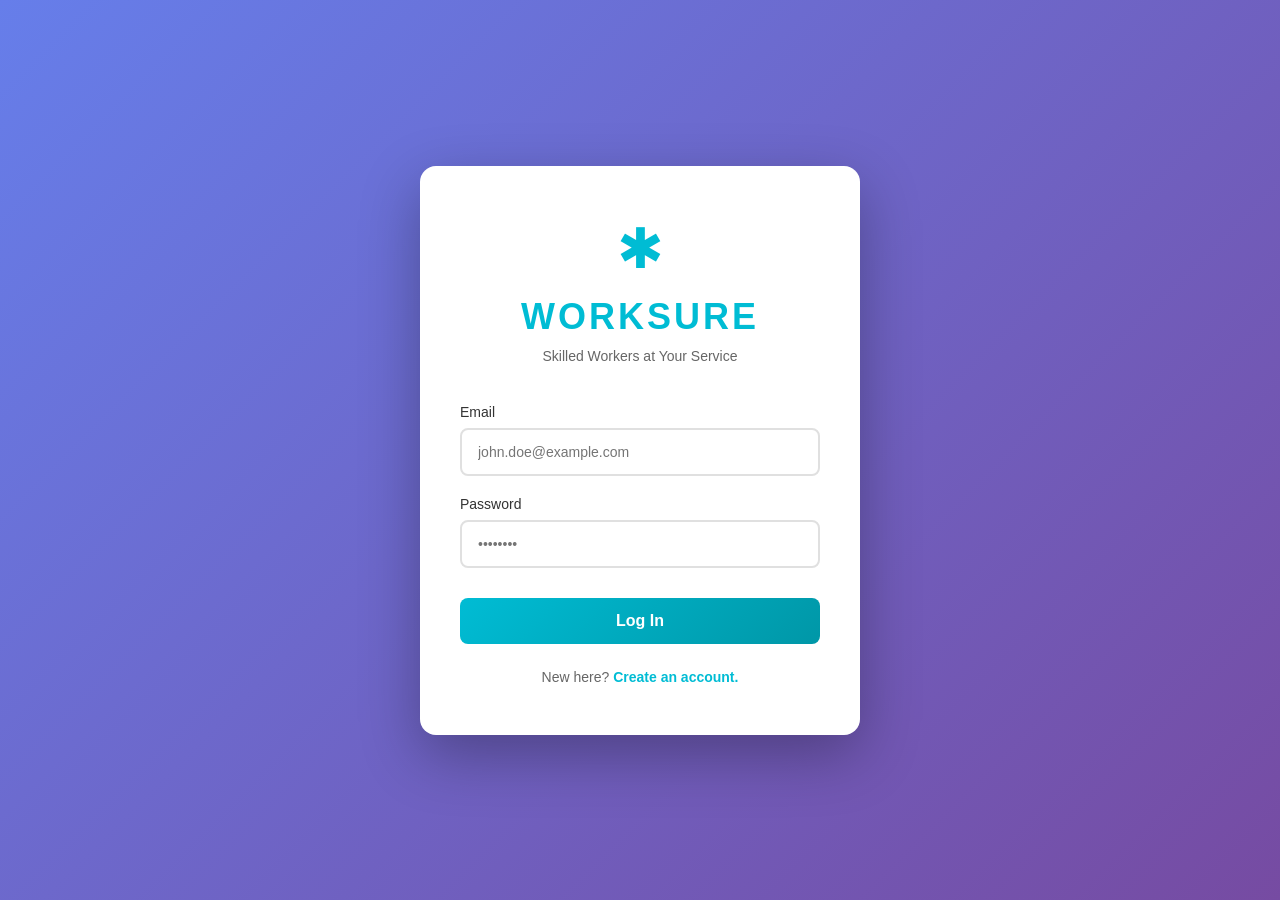
<file: login.html>
<!DOCTYPE html>
<html lang="en">
<head>
    <meta charset="UTF-8">
    <meta name="viewport" content="width=device-width, initial-scale=1.0">
    <title>WORKSURE - Login</title>
    <link rel="stylesheet" href="login.css">
</head>
<body>
    <div class="login-container">
        <div class="logo-section">
            <span class="logo-icon">✱</span>
            <div class="logo-text">WORKSURE</div>
            <p class="tagline">Skilled Workers at Your Service</p>
        </div>

        <div class="error-message" id="errorMessage"></div>

        <form id="loginForm">
            <div class="form-group">
                <label for="email">Email</label>
                <input type="email" id="email" placeholder="john.doe@example.com" required>
            </div>

            <div class="form-group">
                <label for="password">Password</label>
                <input type="password" id="password" placeholder="••••••••" required>
            </div>

            <button type="submit" class="btn-login">Log In</button>
        </form>

        <div class="signup-link">
            New here? <a href="#" id="createAccountLink">Create an account.</a>
        </div>
    </div>

    <script src="login.js"></script>
</body>
</html>
</file>
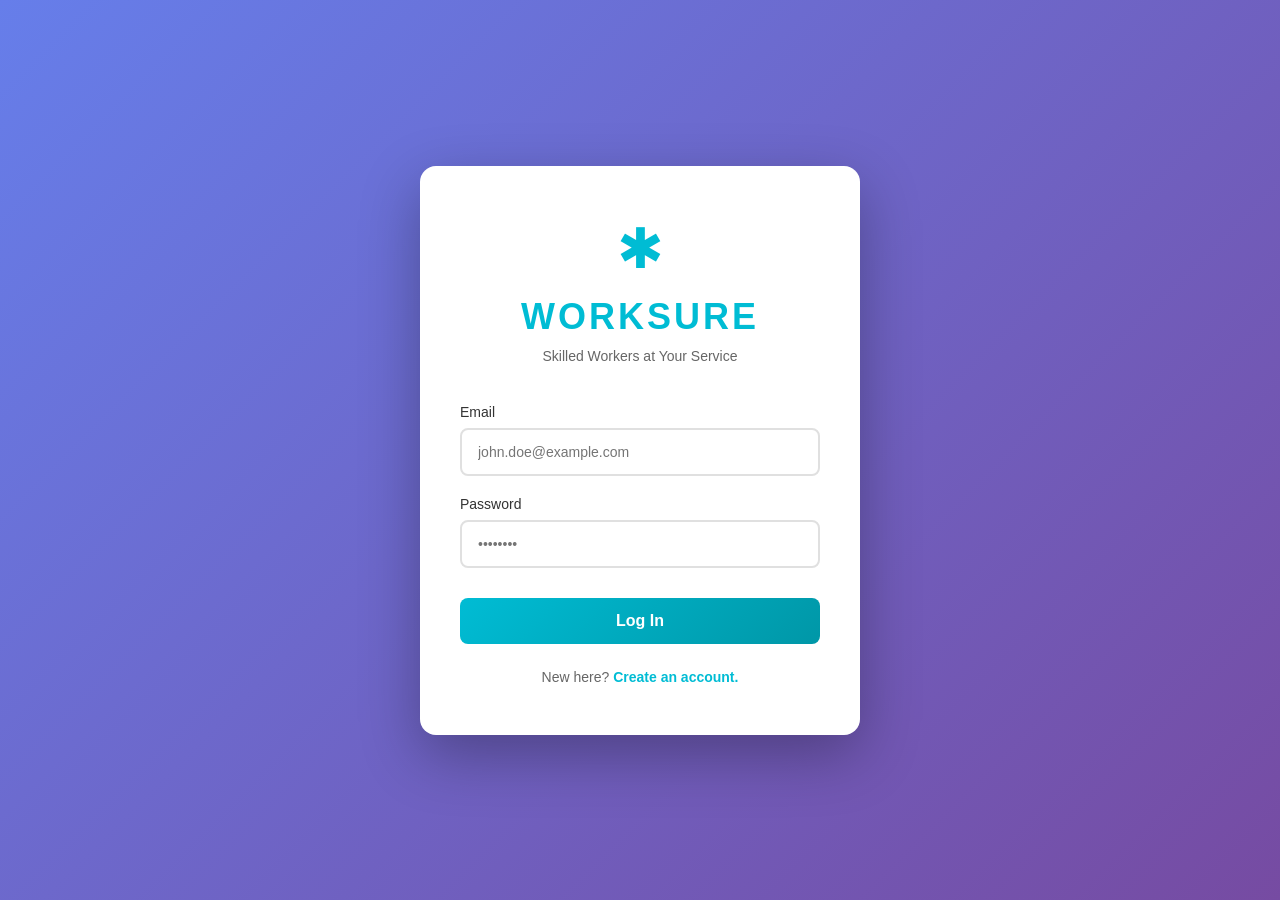
<file: role-selection.html>
<!DOCTYPE html>
<html lang="en">
<head>
    <meta charset="UTF-8">
    <meta name="viewport" content="width=device-width, initial-scale=1.0">
    <title>WORKSURE - Select Profile</title>
    <link rel="stylesheet" href="role-selection.css">
</head>
<body>
    <div class="role-container">
        <div class="logo-section">
            <span class="logo-icon">✱</span>
            <div class="logo-text">WORKSURE</div>
        </div>

        <div class="roles-grid">
            <div class="role-card" onclick="selectRole('user')">
                <div class="role-icon">👤</div>
                <h2 class="role-title">Continue as User</h2>
                <p class="role-description">
                    Access your personalized dashboard, manage subscriptions, and explore tailored content. Dive into a seamless experience designed just for you.
                </p>
                <button class="btn-select">Select User Profile</button>
            </div>

            <div class="role-card" onclick="selectRole('worker')">
                <div class="role-icon">📦</div>
                <h2 class="role-title">Continue as Worker</h2>
                <p class="role-description">
                    Manage your tasks, track progress, and collaborate with your team. Access powerful tools and resources to streamline your workflow.
                </p>
                <button class="btn-select">Select Worker Profile</button>
            </div>
        </div>

        <div class="logout-link">
            <a href="#" id="logoutLink">Logout</a>
        </div>
    </div>

    <script src="role-selection.js"></script>
</body>
</html>
</file>
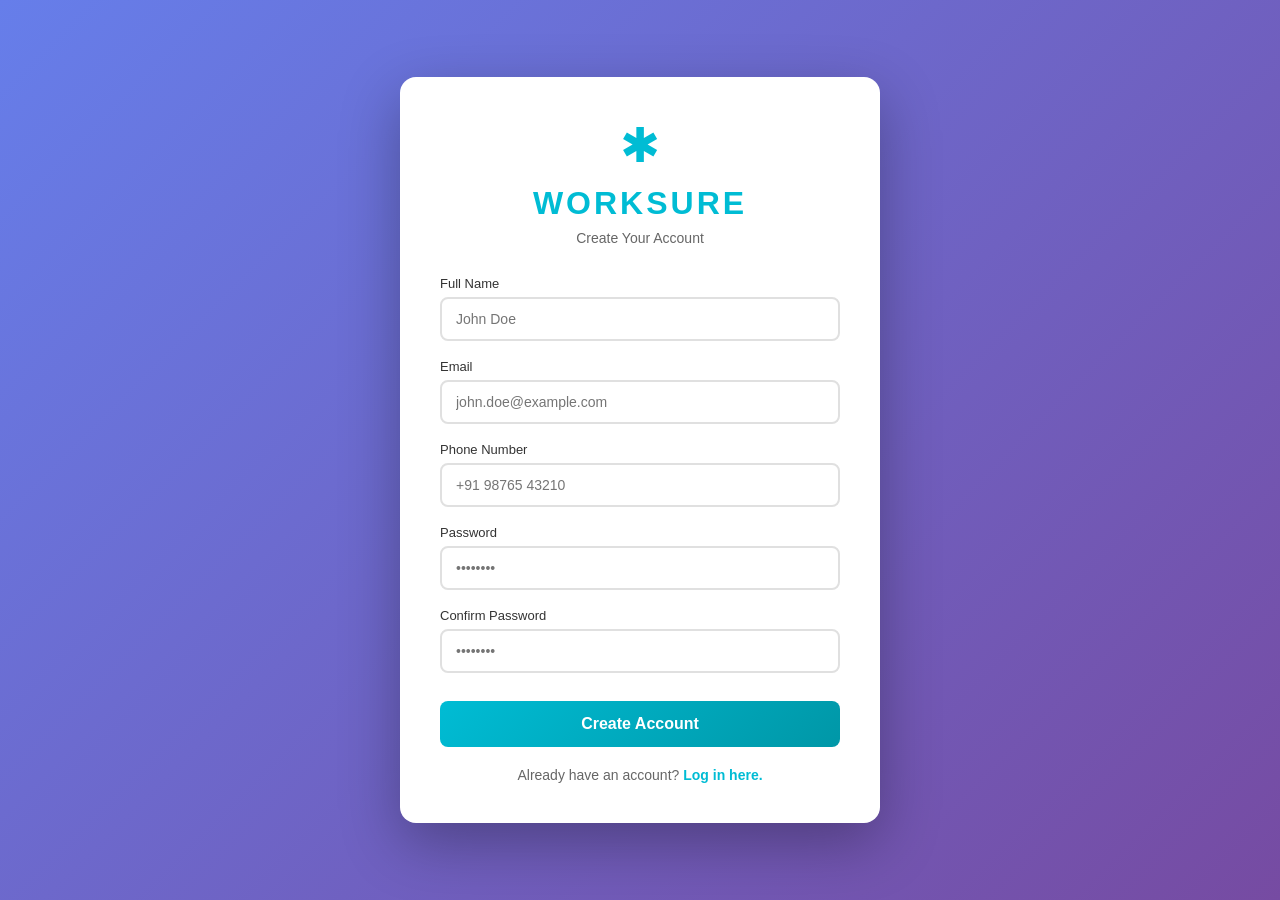
<file: signup.html>
<!DOCTYPE html>
<html lang="en">
<head>
    <meta charset="UTF-8">
    <meta name="viewport" content="width=device-width, initial-scale=1.0">
    <title>WORKSURE - Sign Up</title>
    <link rel="stylesheet" href="signup.css">
</head>
<body>
    <div class="signup-container">
        <div class="logo-section">
            <span class="logo-icon">✱</span>
            <div class="logo-text">WORKSURE</div>
            <p class="tagline">Create Your Account</p>
        </div>

        <div class="error-message" id="errorMessage"></div>
        <div class="success-message" id="successMessage"></div>

        <form id="signupForm">
            <div class="form-group">
                <label for="fullName">Full Name</label>
                <input type="text" id="fullName" placeholder="John Doe" required>
            </div>

            <div class="form-group">
                <label for="email">Email</label>
                <input type="email" id="email" placeholder="john.doe@example.com" required>
            </div>

            <div class="form-group">
                <label for="phone">Phone Number</label>
                <input type="tel" id="phone" placeholder="+91 98765 43210" required>
            </div>

            <div class="form-group">
                <label for="password">Password</label>
                <input type="password" id="password" placeholder="••••••••" required>
            </div>

            <div class="form-group">
                <label for="confirmPassword">Confirm Password</label>
                <input type="password" id="confirmPassword" placeholder="••••••••" required>
            </div>

            <button type="submit" class="btn-signup">Create Account</button>
        </form>

        <div class="login-link">
            Already have an account? <a href="login.html">Log in here.</a>
        </div>
    </div>

    <script src="signup.js"></script>
</body>
</html>
</file>
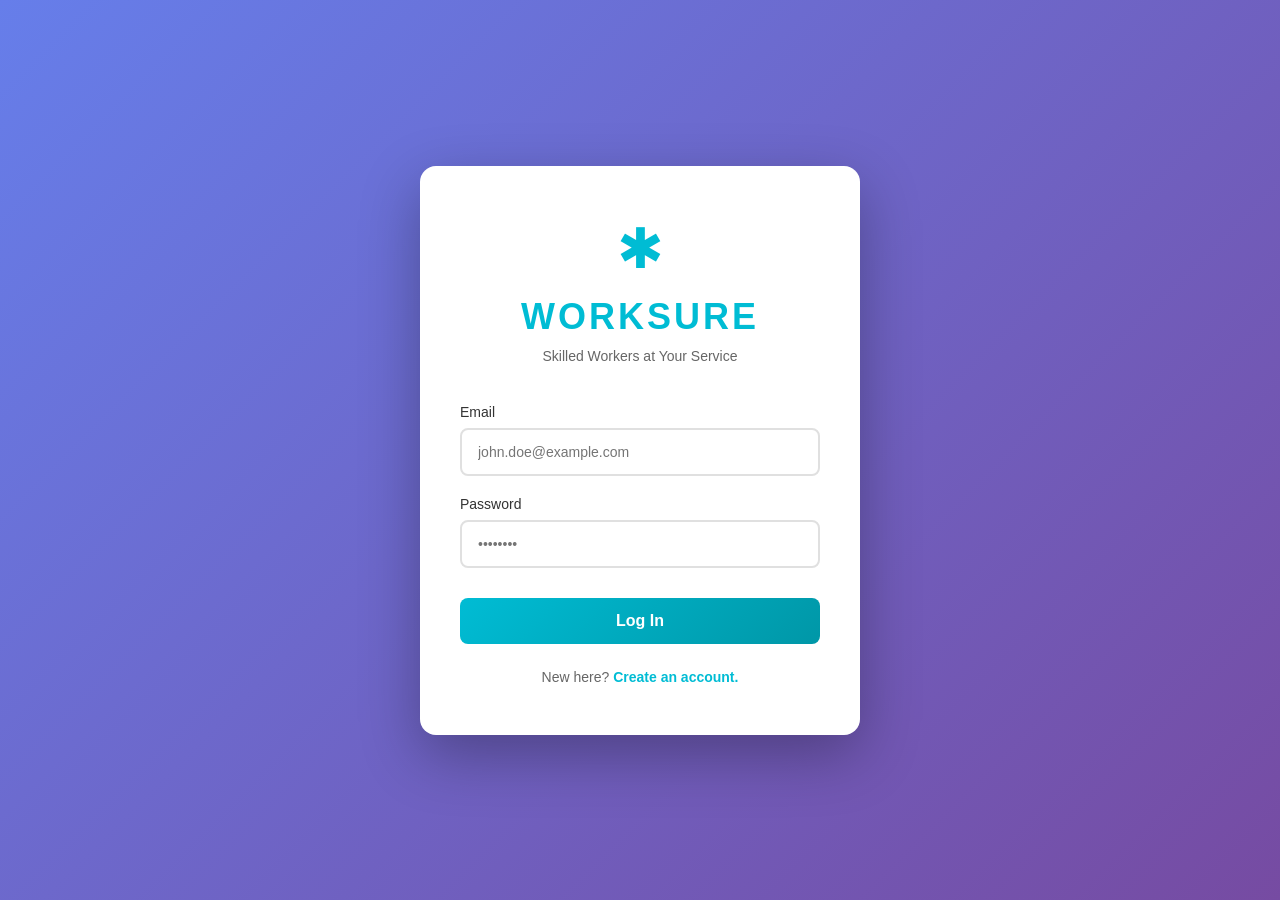
<file: worker-dashboard.html>
<!DOCTYPE html>
<html lang="en">
<head>
    <meta charset="UTF-8">
    <meta name="viewport" content="width=device-width, initial-scale=1.0">
    <title>WORKSURE - Worker Dashboard</title>
    <link rel="stylesheet" href="worker-dasboard.css">
</head>
<body>
    <!-- Header -->
    <header class="header">
        <div class="container">
            <div class="logo">
                <span class="logo-icon">✱</span>
                <span class="logo-text">WORKSURE</span>
            </div>
            <nav class="nav">
                <a href="worker-dashboard.html" class="nav-link active">Dashboard</a>
                <a href="worker-profile.html" class="nav-link">My Profile</a>
                <a href="worker-jobs.html" class="nav-link">My Jobs</a>
                <a href="worker-earnings.html" class="nav-link">Earnings</a>
            </nav>
            <div class="header-right">
                <div class="user-menu">
                    <div class="user-avatar" id="userAvatar">W</div>
                    <div class="dropdown-menu" id="dropdownMenu">
                        <div class="dropdown-item" id="viewProfile">View Profile</div>
                        <div class="dropdown-item" id="settingsItem">Settings</div>
                        <div class="dropdown-item" id="logoutItem">Logout</div>
                    </div>
                </div>
            </div>
        </div>
    </header>

    <!-- Main Content -->
    <main class="main-content">
        <div class="container">
            <!-- Welcome Section -->
            <div class="welcome-section">
                <h1 class="welcome-title">Welcome back, <span id="workerName">Worker</span>!</h1>
                <p class="welcome-subtitle">Manage your profile, view job requests, and grow your business</p>
            </div>

            <!-- Stats Cards -->
            <div class="stats-grid">
                <div class="stat-card">
                    <div class="stat-icon">💼</div>
                    <div class="stat-info">
                        <h3 class="stat-value" id="jobsCompleted">24</h3>
                        <p class="stat-label">Jobs Completed</p>
                    </div>
                </div>
                <div class="stat-card">
                    <div class="stat-icon">⭐</div>
                    <div class="stat-info">
                        <h3 class="stat-value" id="averageRating">4.8</h3>
                        <p class="stat-label">Average Rating</p>
                    </div>
                </div>
                <div class="stat-card">
                    <div class="stat-icon">💰</div>
                    <div class="stat-info">
                        <h3 class="stat-value" id="totalEarnings">₹45,680</h3>
                        <p class="stat-label">Total Earnings</p>
                    </div>
                </div>
                <div class="stat-card">
                    <div class="stat-icon">📋</div>
                    <div class="stat-info">
                        <h3 class="stat-value" id="pendingRequests">3</h3>
                        <p class="stat-label">Pending Requests</p>
                    </div>
                </div>
            </div>

            <!-- Quick Actions -->
            <div class="section-header">
                <h2 class="section-title">Quick Actions</h2>
            </div>
            <div class="actions-grid">
                <button class="action-card" id="completeProfileBtn">
                    <div class="action-icon">👤</div>
                    <h3 class="action-title">Complete Profile</h3>
                    <p class="action-desc">Add your details to get more jobs</p>
                </button>
                <button class="action-card" id="viewJobsBtn">
                    <div class="action-icon">📨</div>
                    <h3 class="action-title">View My Jobs</h3>
                    <p class="action-desc">Check your current and past jobs</p>
                </button>
                <button class="action-card" id="updateAvailabilityBtn">
                    <div class="action-icon">🕒</div>
                    <h3 class="action-title">Update Availability</h3>
                    <p class="action-desc">Manage your work schedule</p>
                </button>
            </div>

            <!-- Recent Job Requests -->
            <div class="section-header">
                <h2 class="section-title">Recent Job Requests</h2>
            </div>
            <div class="requests-list" id="requestsList">
                <!-- Job requests will be loaded here dynamically -->
            </div>

            <!-- No Requests Message -->
            <div class="no-requests-message" id="noRequestsMessage" style="display: none;">
                <div class="empty-state">
                    <div class="empty-icon">📭</div>
                    <h3>No Job Requests Yet</h3>
                    <p>Complete your profile to start receiving job requests from users.</p>
                    <button class="btn-primary" onclick="window.location.href='worker-profile.html'">Complete Profile</button>
                </div>
            </div>
        </div>
    </main>

    <script src="worker-dashboard.js"></script>
</body>
</html>
</file>
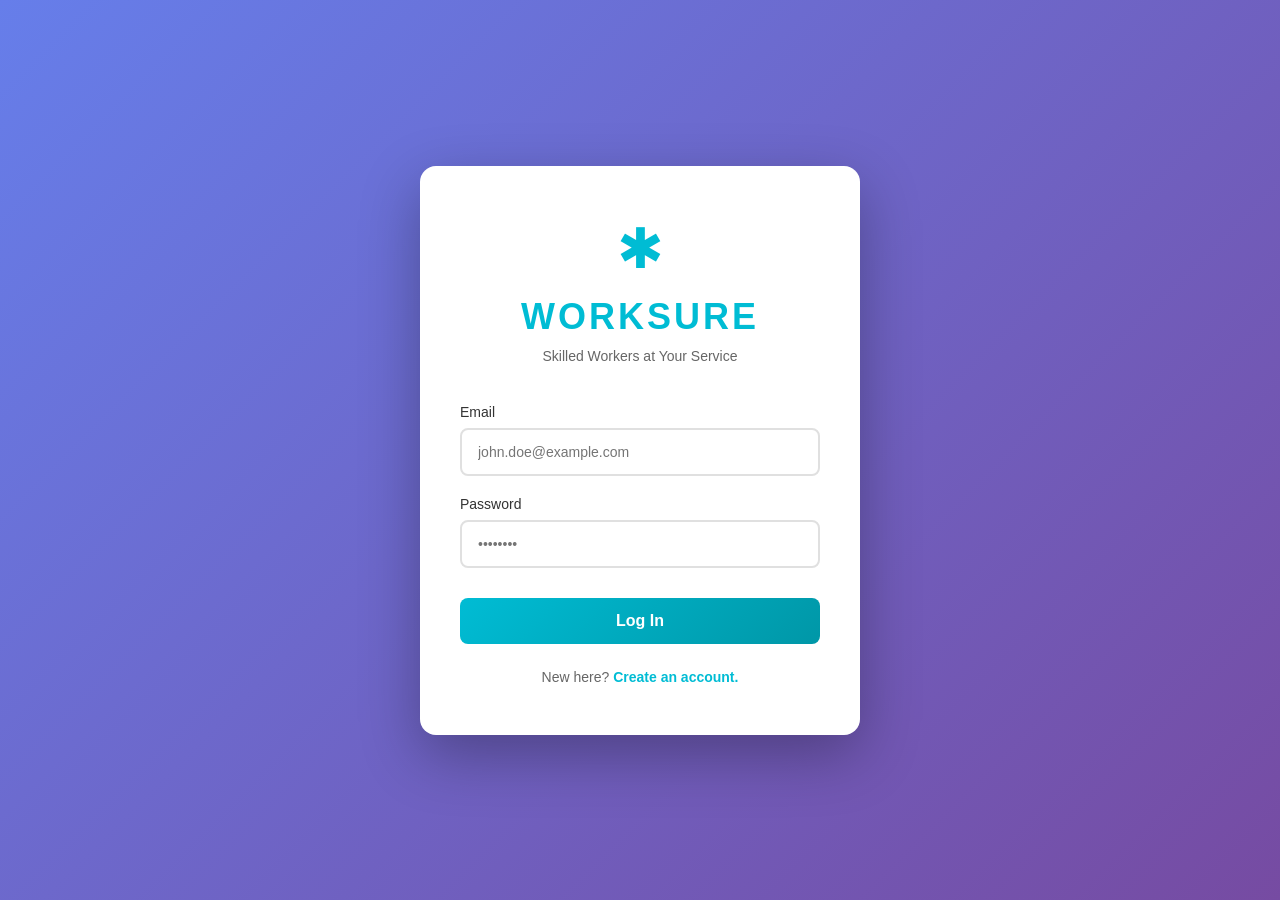
<file: worker-profile.html>
<!DOCTYPE html>
<html lang="en">
<head>
    <meta charset="UTF-8">
    <meta name="viewport" content="width=device-width, initial-scale=1.0">
    <title>WORKSURE - My Profile</title>
    <link rel="stylesheet" href="worker-profile.css">
</head>
<body>
    <!-- Header -->
    <header class="header">
        <div class="container">
            <div class="logo">
                <span class="logo-icon">✱</span>
                <span class="logo-text">WORKSURE</span>
            </div>
            <nav class="nav">
                <a href="worker-dashboard.html" class="nav-link">Dashboard</a>
                <a href="#" class="nav-link active">My Profile</a>
                <a href="#" class="nav-link">Requests</a>
                <a href="#" class="nav-link">Chat</a>
            </nav>
            <div class="header-right">
                <div class="location">
                    <span class="location-icon">📍</span>
                    <span class="location-text">Nagpur, Maharashtra, IN</span>
                </div>
                <button class="btn-notification">
                    🔔
                    <span class="notification-badge">2</span>
                </button>
                <div class="user-menu">
                    <div class="user-avatar" id="userAvatar">W</div>
                </div>
            </div>
        </div>
    </header>

    <!-- Main Content -->
    <main class="main-content">
        <div class="container">
            <div class="profile-container">
                <!-- Profile Header -->
                <div class="profile-header">
                    <h1 class="profile-title">My Profile</h1>
                    <p class="profile-subtitle">Complete your profile to get more job opportunities</p>
                </div>

                <!-- Success/Error Messages -->
                <div class="message success-message" id="successMessage"></div>
                <div class="message error-message" id="errorMessage"></div>

                <!-- Profile Form -->
                <form id="profileForm" class="profile-form">
                    <!-- Profile Picture -->
                    <div class="form-section">
                        <h2 class="section-heading">Profile Picture</h2>
                        <div class="profile-picture-section">
                            <div class="profile-pic-preview" id="profilePicPreview">
                                <span id="profileInitial">W</span>
                            </div>
                            <div class="profile-pic-upload">
                                <label for="profilePicture" class="btn-upload">Upload Image</label>
                                <input type="file" id="profilePicture" accept="image/*" style="display: none;">
                                <p class="upload-hint">PNG, JPG up to 5MB</p>
                            </div>
                        </div>
                    </div>

                    <!-- Personal Information -->
                    <div class="form-section">
                        <h2 class="section-heading">Personal Information</h2>
                        <div class="form-grid">
                            <div class="form-group">
                                <label for="fullName">Full Name *</label>
                                <input type="text" id="fullName" placeholder="John Doe" required>
                            </div>
                            <div class="form-group">
                                <label for="email">Email *</label>
                                <input type="email" id="email" placeholder="john@example.com" required>
                            </div>
                            <div class="form-group">
                                <label for="phone">Phone Number *</label>
                                <input type="tel" id="phone" placeholder="+91 98765 43210" required>
                            </div>
                            <div class="form-group">
                                <label for="age">Age *</label>
                                <input type="number" id="age" placeholder="30" min="18" max="100" required>
                            </div>
                            <div class="form-group full-width">
                                <label for="gender">Gender *</label>
                                <select id="gender" required>
                                    <option value="">Select Gender</option>
                                    <option value="Male">Male</option>
                                    <option value="Female">Female</option>
                                    <option value="Other">Other</option>
                                </select>
                            </div>
                        </div>
                    </div>

                    <!-- Professional Information -->
                    <div class="form-section">
                        <h2 class="section-heading">Professional Information</h2>
                        <div class="form-grid">
                            <div class="form-group">
                                <label for="profession">Profession *</label>
                                <select id="profession" required>
                                    <option value="">Select Profession</option>
                                    <option value="Electrician">Electrician</option>
                                    <option value="Plumber">Plumber</option>
                                    <option value="Carpenter">Carpenter</option>
                                    <option value="Painter">Painter</option>
                                    <option value="HVAC Technician">HVAC Technician</option>
                                    <option value="Mason">Mason</option>
                                    <option value="Welder">Welder</option>
                                    <option value="Cleaner">Cleaner</option>
                                    <option value="Other">Other</option>
                                </select>
                            </div>
                            <div class="form-group">
                                <label for="experienceYears">Years of Experience *</label>
                                <input type="number" id="experienceYears" placeholder="5" min="0" max="50" required>
                            </div>
                            <div class="form-group">
                                <label for="hourlyRate">Hourly Rate (₹) *</label>
                                <input type="number" id="hourlyRate" placeholder="500" min="0" step="50" required>
                            </div>
                        </div>
                        <div class="form-group">
                            <label for="bio">About Me *</label>
                            <textarea id="bio" rows="4" placeholder="Tell us about your experience and expertise..." required></textarea>
                        </div>
                        <div class="form-group">
                            <label for="skills">Skills (comma separated) *</label>
                            <input type="text" id="skills" placeholder="e.g., Electrical Wiring, Troubleshooting, Installation" required>
                        </div>
                    </div>

                    <!-- Location Information -->
                    <div class="form-section">
                        <h2 class="section-heading">Location</h2>
                        <div class="form-grid">
                            <div class="form-group full-width">
                                <label for="address">Address *</label>
                                <textarea id="address" rows="2" placeholder="Street address" required></textarea>
                            </div>
                            <div class="form-group">
                                <label for="city">City *</label>
                                <input type="text" id="city" placeholder="Nagpur" required>
                            </div>
                            <div class="form-group">
                                <label for="state">State *</label>
                                <input type="text" id="state" placeholder="Maharashtra" required>
                            </div>
                            <div class="form-group">
                                <label for="zipCode">ZIP Code</label>
                                <input type="text" id="zipCode" placeholder="440001">
                            </div>
                        </div>
                    </div>

                    <!-- Form Actions -->
                    <div class="form-actions">
                        <button type="button" class="btn-secondary" onclick="window.location.href='worker-dashboard.html'">Cancel</button>
                        <button type="submit" class="btn-primary">Save Profile</button>
                    </div>
                </form>
            </div>
        </div>
    </main>

    <script src="worker-profile.js"></script>
</body>
</html>
</file>
<file: login.css>
* {
    margin: 0;
    padding: 0;
    box-sizing: border-box;
}

body {
    font-family: -apple-system, BlinkMacSystemFont, 'Segoe UI', Roboto, 'Helvetica Neue', Arial, sans-serif;
    background: linear-gradient(135deg, #667eea 0%, #764ba2 100%);
    min-height: 100vh;
    display: flex;
    align-items: center;
    justify-content: center;
    padding: 20px;
}

.login-container {
    background: white;
    border-radius: 16px;
    box-shadow: 0 20px 60px rgba(0, 0, 0, 0.3);
    width: 100%;
    max-width: 440px;
    padding: 50px 40px;
    text-align: center;
    animation: slideUp 0.5s ease;
}

@keyframes slideUp {
    from {
        opacity: 0;
        transform: translateY(30px);
    }
    to {
        opacity: 1;
        transform: translateY(0);
    }
}

.logo-section {
    margin-bottom: 40px;
}

.logo-icon {
    color: #00bcd4;
    font-size: 56px;
    display: block;
    margin-bottom: 15px;
    animation: rotate 2s ease-in-out infinite;
}

@keyframes rotate {
    0%, 100% {
        transform: rotate(0deg);
    }
    50% {
        transform: rotate(180deg);
    }
}

.logo-text {
    color: #00bcd4;
    font-size: 36px;
    font-weight: bold;
    letter-spacing: 3px;
}

.tagline {
    color: #666;
    font-size: 14px;
    margin-top: 10px;
}

.form-group {
    margin-bottom: 20px;
    text-align: left;
}

.form-group label {
    display: block;
    color: #333;
    font-size: 14px;
    font-weight: 500;
    margin-bottom: 8px;
}

.form-group input {
    width: 100%;
    padding: 14px 16px;
    border: 2px solid #e0e0e0;
    border-radius: 8px;
    font-size: 14px;
    transition: all 0.3s;
    outline: none;
}

.form-group input:focus {
    border-color: #00bcd4;
    box-shadow: 0 0 0 4px rgba(0, 188, 212, 0.1);
}

.btn-login {
    width: 100%;
    padding: 14px;
    background: linear-gradient(135deg, #00bcd4 0%, #0097a7 100%);
    color: white;
    border: none;
    border-radius: 8px;
    font-size: 16px;
    font-weight: 600;
    cursor: pointer;
    transition: all 0.3s;
    margin-top: 10px;
}

.btn-login:hover {
    transform: translateY(-2px);
    box-shadow: 0 8px 20px rgba(0, 188, 212, 0.3);
}

.btn-login:active {
    transform: translateY(0);
}

.signup-link {
    margin-top: 25px;
    color: #666;
    font-size: 14px;
}

.signup-link a {
    color: #00bcd4;
    text-decoration: none;
    font-weight: 600;
    transition: color 0.3s;
}

.signup-link a:hover {
    color: #0097a7;
    text-decoration: underline;
}

.error-message {
    background-color: #ffebee;
    color: #c62828;
    padding: 12px;
    border-radius: 8px;
    font-size: 13px;
    margin-bottom: 20px;
    display: none;
    border-left: 4px solid #c62828;
}

.error-message.show {
    display: block;
    animation: shake 0.5s;
}

@keyframes shake {
    0%, 100% { transform: translateX(0); }
    25% { transform: translateX(-10px); }
    75% { transform: translateX(10px); }
}

@media (max-width: 480px) {
    .login-container {
        padding: 40px 30px;
    }
    
    .logo-text {
        font-size: 28px;
    }
}
</file>
<file: role-selection.css>
* {
    margin: 0;
    padding: 0;
    box-sizing: border-box;
}

body {
    font-family: -apple-system, BlinkMacSystemFont, 'Segoe UI', Roboto, 'Helvetica Neue', Arial, sans-serif;
    background: linear-gradient(135deg, #667eea 0%, #764ba2 100%);
    min-height: 100vh;
    display: flex;
    align-items: center;
    justify-content: center;
    padding: 20px;
}

.role-container {
    background: white;
    border-radius: 16px;
    box-shadow: 0 20px 60px rgba(0, 0, 0, 0.3);
    width: 100%;
    max-width: 1000px;
    padding: 50px 40px;
    text-align: center;
    animation: fadeIn 0.6s ease;
}

@keyframes fadeIn {
    from {
        opacity: 0;
        transform: scale(0.95);
    }
    to {
        opacity: 1;
        transform: scale(1);
    }
}

.logo-section {
    margin-bottom: 50px;
}

.logo-icon {
    color: #00bcd4;
    font-size: 48px;
    display: block;
    margin-bottom: 12px;
    animation: pulse 2s ease-in-out infinite;
}

@keyframes pulse {
    0%, 100% {
        transform: scale(1);
    }
    50% {
        transform: scale(1.1);
    }
}

.logo-text {
    color: #00bcd4;
    font-size: 32px;
    font-weight: bold;
    letter-spacing: 3px;
}

.roles-grid {
    display: grid;
    grid-template-columns: repeat(auto-fit, minmax(320px, 1fr));
    gap: 35px;
    margin-top: 40px;
}

.role-card {
    background: linear-gradient(135deg, #f8f9fa 0%, #e9ecef 100%);
    border: 3px solid transparent;
    border-radius: 16px;
    padding: 45px 35px;
    cursor: pointer;
    transition: all 0.4s ease;
    position: relative;
    overflow: hidden;
}

.role-card::before {
    content: '';
    position: absolute;
    top: 0;
    left: -100%;
    width: 100%;
    height: 100%;
    background: linear-gradient(90deg, transparent, rgba(0, 188, 212, 0.1), transparent);
    transition: left 0.5s;
}

.role-card:hover::before {
    left: 100%;
}

.role-card:hover {
    transform: translateY(-8px) scale(1.02);
    border-color: #00bcd4;
    box-shadow: 0 15px 40px rgba(0, 188, 212, 0.25);
    background: linear-gradient(135deg, #ffffff 0%, #f8f9fa 100%);
}

.role-icon {
    width: 90px;
    height: 90px;
    background: linear-gradient(135deg, #e3f7fa 0%, #b2ebf2 100%);
    border-radius: 50%;
    display: flex;
    align-items: center;
    justify-content: center;
    margin: 0 auto 25px;
    font-size: 42px;
    transition: all 0.4s ease;
}

.role-card:hover .role-icon {
    background: linear-gradient(135deg, #00bcd4 0%, #0097a7 100%);
    transform: rotate(360deg);
}

.role-title {
    font-size: 24px;
    font-weight: 700;
    color: #333;
    margin-bottom: 18px;
    transition: color 0.3s;
}

.role-card:hover .role-title {
    color: #00bcd4;
}

.role-description {
    font-size: 14px;
    color: #666;
    line-height: 1.7;
    margin-bottom: 30px;
}

.btn-select {
    background: linear-gradient(135deg, #00bcd4 0%, #0097a7 100%);
    color: white;
    border: none;
    border-radius: 8px;
    padding: 14px 35px;
    font-size: 15px;
    font-weight: 600;
    cursor: pointer;
    transition: all 0.3s;
    width: 100%;
}

.btn-select:hover {
    transform: translateY(-2px);
    box-shadow: 0 8px 20px rgba(0, 188, 212, 0.4);
}

.btn-select:active {
    transform: translateY(0);
}

.logout-link {
    margin-top: 35px;
    color: #666;
    font-size: 14px;
}

.logout-link a {
    color: #00bcd4;
    text-decoration: none;
    font-weight: 600;
    transition: all 0.3s;
}

.logout-link a:hover {
    color: #0097a7;
    text-decoration: underline;
}

@media (max-width: 768px) {
    .roles-grid {
        grid-template-columns: 1fr;
        gap: 25px;
    }
    
    .role-container {
        padding: 40px 25px;
    }
    
    .role-card {
        padding: 35px 25px;
    }
}

@media (max-width: 480px) {
    .logo-text {
        font-size: 26px;
    }
    
    .role-title {
        font-size: 20px;
    }
}
</file>
<file: signup.css>
* {
    margin: 0;
    padding: 0;
    box-sizing: border-box;
}

body {
    font-family: -apple-system, BlinkMacSystemFont, 'Segoe UI', Roboto, 'Helvetica Neue', Arial, sans-serif;
    background: linear-gradient(135deg, #667eea 0%, #764ba2 100%);
    min-height: 100vh;
    display: flex;
    align-items: center;
    justify-content: center;
    padding: 20px;
}

.signup-container {
    background: white;
    border-radius: 16px;
    box-shadow: 0 20px 60px rgba(0, 0, 0, 0.3);
    width: 100%;
    max-width: 480px;
    padding: 40px;
    text-align: center;
    animation: slideUp 0.5s ease;
}

@keyframes slideUp {
    from {
        opacity: 0;
        transform: translateY(30px);
    }
    to {
        opacity: 1;
        transform: translateY(0);
    }
}

.logo-section {
    margin-bottom: 30px;
}

.logo-icon {
    color: #00bcd4;
    font-size: 48px;
    display: block;
    margin-bottom: 12px;
    animation: rotate 2s ease-in-out infinite;
}

@keyframes rotate {
    0%, 100% {
        transform: rotate(0deg);
    }
    50% {
        transform: rotate(180deg);
    }
}

.logo-text {
    color: #00bcd4;
    font-size: 32px;
    font-weight: bold;
    letter-spacing: 3px;
}

.tagline {
    color: #666;
    font-size: 14px;
    margin-top: 8px;
}

.form-group {
    margin-bottom: 18px;
    text-align: left;
}

.form-group label {
    display: block;
    color: #333;
    font-size: 13px;
    font-weight: 500;
    margin-bottom: 6px;
}

.form-group input {
    width: 100%;
    padding: 12px 14px;
    border: 2px solid #e0e0e0;
    border-radius: 8px;
    font-size: 14px;
    transition: all 0.3s;
    outline: none;
}

.form-group input:focus {
    border-color: #00bcd4;
    box-shadow: 0 0 0 4px rgba(0, 188, 212, 0.1);
}

.btn-signup {
    width: 100%;
    padding: 14px;
    background: linear-gradient(135deg, #00bcd4 0%, #0097a7 100%);
    color: white;
    border: none;
    border-radius: 8px;
    font-size: 16px;
    font-weight: 600;
    cursor: pointer;
    transition: all 0.3s;
    margin-top: 10px;
}

.btn-signup:hover {
    transform: translateY(-2px);
    box-shadow: 0 8px 20px rgba(0, 188, 212, 0.3);
}

.btn-signup:active {
    transform: translateY(0);
}

.login-link {
    margin-top: 20px;
    color: #666;
    font-size: 14px;
}

.login-link a {
    color: #00bcd4;
    text-decoration: none;
    font-weight: 600;
    transition: color 0.3s;
}

.login-link a:hover {
    color: #0097a7;
    text-decoration: underline;
}

.error-message, .success-message {
    padding: 12px;
    border-radius: 8px;
    font-size: 13px;
    margin-bottom: 20px;
    display: none;
}

.error-message {
    background-color: #ffebee;
    color: #c62828;
    border-left: 4px solid #c62828;
}

.success-message {
    background-color: #e8f5e9;
    color: #2e7d32;
    border-left: 4px solid #2e7d32;
}

.error-message.show, .success-message.show {
    display: block;
    animation: shake 0.5s;
}

@keyframes shake {
    0%, 100% { transform: translateX(0); }
    25% { transform: translateX(-10px); }
    75% { transform: translateX(10px); }
}

@media (max-width: 480px) {
    .signup-container {
        padding: 30px 25px;
    }
    
    .logo-text {
        font-size: 26px;
    }
}
</file>
<file: worker-dasboard.css>
* {
    margin: 0;
    padding: 0;
    box-sizing: border-box;
}

body {
    font-family: -apple-system, BlinkMacSystemFont, 'Segoe UI', Roboto, 'Helvetica Neue', Arial, sans-serif;
    background-color: #f5f5f5;
    color: #333;
    line-height: 1.6;
}

.container {
    max-width: 1400px;
    margin: 0 auto;
    padding: 0 20px;
}

/* Header Styles */
.header {
    background-color: #fff;
    border-bottom: 1px solid #e0e0e0;
    padding: 15px 0;
    position: sticky;
    top: 0;
    z-index: 100;
    box-shadow: 0 2px 4px rgba(0, 0, 0, 0.05);
}

.header .container {
    display: flex;
    justify-content: space-between;
    align-items: center;
    flex-wrap: wrap;
    gap: 15px;
}

.logo {
    display: flex;
    align-items: center;
    gap: 8px;
    font-size: 20px;
    font-weight: bold;
    cursor: pointer;
}

.logo-icon {
    color: #00bcd4;
    font-size: 24px;
}

.logo-text {
    color: #00bcd4;
    letter-spacing: 1px;
}

.nav {
    display: flex;
    gap: 30px;
    flex-wrap: wrap;
}

.nav-link {
    text-decoration: none;
    color: #666;
    font-size: 14px;
    transition: color 0.3s;
    cursor: pointer;
    padding: 5px 0;
    border-bottom: 2px solid transparent;
}

.nav-link:hover,
.nav-link.active {
    color: #00bcd4;
    border-bottom-color: #00bcd4;
}

.header-right {
    display: flex;
    align-items: center;
    gap: 15px;
    flex-wrap: wrap;
}

.user-menu {
    position: relative;
}

.user-avatar {
    width: 35px;
    height: 35px;
    border-radius: 50%;
    background: linear-gradient(135deg, #00bcd4 0%, #0097a7 100%);
    cursor: pointer;
    display: flex;
    align-items: center;
    justify-content: center;
    color: white;
    font-weight: 600;
    font-size: 14px;
    transition: all 0.3s;
}

.user-avatar:hover {
    transform: scale(1.1);
    box-shadow: 0 4px 12px rgba(0, 188, 212, 0.4);
}

.dropdown-menu {
    position: absolute;
    top: 45px;
    right: 0;
    background: white;
    border-radius: 8px;
    box-shadow: 0 8px 24px rgba(0, 0, 0, 0.15);
    min-width: 180px;
    display: none;
    z-index: 1000;
    overflow: hidden;
}

.dropdown-menu.show {
    display: block;
}

.dropdown-item {
    padding: 12px 20px;
    color: #333;
    cursor: pointer;
    font-size: 14px;
    transition: background 0.3s;
    border-bottom: 1px solid #f0f0f0;
}

.dropdown-item:last-child {
    border-bottom: none;
}

.dropdown-item:hover {
    background-color: #f5f5f5;
    color: #00bcd4;
}

/* Main Content */
.main-content {
    padding: 40px 0;
    min-height: calc(100vh - 70px);
}

.welcome-section {
    margin-bottom: 40px;
    text-align: center;
}

.welcome-title {
    font-size: 32px;
    font-weight: 700;
    color: #333;
    margin-bottom: 10px;
}

.welcome-subtitle {
    font-size: 16px;
    color: #666;
    max-width: 600px;
    margin: 0 auto;
}

/* Stats Grid */
.stats-grid {
    display: grid;
    grid-template-columns: repeat(auto-fit, minmax(250px, 1fr));
    gap: 20px;
    margin-bottom: 40px;
}

.stat-card {
    background: white;
    border-radius: 12px;
    padding: 25px;
    display: flex;
    align-items: center;
    gap: 20px;
    box-shadow: 0 2px 8px rgba(0, 0, 0, 0.08);
    transition: all 0.3s ease;
    border: 1px solid #e0e0e0;
}

.stat-card:hover {
    transform: translateY(-4px);
    box-shadow: 0 8px 25px rgba(0, 0, 0, 0.15);
}

.stat-icon {
    font-size: 40px;
    width: 70px;
    height: 70px;
    display: flex;
    align-items: center;
    justify-content: center;
    background: linear-gradient(135deg, #e3f7fa 0%, #b2ebf2 100%);
    border-radius: 12px;
    flex-shrink: 0;
}

.stat-info {
    flex: 1;
}

.stat-value {
    font-size: 28px;
    font-weight: 700;
    color: #333;
    margin-bottom: 5px;
    line-height: 1;
}

.stat-label {
    font-size: 14px;
    color: #666;
    font-weight: 500;
}

/* Section Header */
.section-header {
    margin-bottom: 25px;
    display: flex;
    justify-content: space-between;
    align-items: center;
    flex-wrap: wrap;
    gap: 15px;
}

.section-title {
    font-size: 24px;
    font-weight: 600;
    color: #333;
}

/* Actions Grid */
.actions-grid {
    display: grid;
    grid-template-columns: repeat(auto-fit, minmax(280px, 1fr));
    gap: 20px;
    margin-bottom: 50px;
}

.action-card {
    background: white;
    border-radius: 12px;
    padding: 30px;
    text-align: center;
    border: 2px solid transparent;
    cursor: pointer;
    transition: all 0.3s ease;
    box-shadow: 0 2px 8px rgba(0, 0, 0, 0.08);
    text-decoration: none;
    color: inherit;
    display: block;
    border: none;
    outline: none;
}

.action-card:hover {
    border-color: #00bcd4;
    transform: translateY(-4px);
    box-shadow: 0 8px 25px rgba(0, 188, 212, 0.2);
}

.action-icon {
    font-size: 48px;
    margin-bottom: 15px;
    display: block;
}

.action-title {
    font-size: 18px;
    font-weight: 600;
    color: #333;
    margin-bottom: 8px;
}

.action-desc {
    font-size: 14px;
    color: #666;
    line-height: 1.5;
}

/* Requests List */
.requests-list {
    display: flex;
    flex-direction: column;
    gap: 20px;
}

.request-card {
    background: white;
    border-radius: 12px;
    padding: 25px;
    box-shadow: 0 2px 8px rgba(0, 0, 0, 0.08);
    border: 1px solid #e0e0e0;
    transition: all 0.3s ease;
}

.request-card:hover {
    box-shadow: 0 4px 15px rgba(0, 0, 0, 0.1);
}

.request-header {
    display: flex;
    justify-content: space-between;
    align-items: flex-start;
    margin-bottom: 15px;
    flex-wrap: wrap;
    gap: 15px;
}

.request-user {
    display: flex;
    align-items: center;
    gap: 12px;
    flex: 1;
}

.request-avatar {
    width: 45px;
    height: 45px;
    border-radius: 50%;
    background: linear-gradient(135deg, #667eea 0%, #764ba2 100%);
    display: flex;
    align-items: center;
    justify-content: center;
    color: white;
    font-weight: 600;
    font-size: 16px;
    flex-shrink: 0;
}

.request-user-info {
    flex: 1;
}

.request-user-name {
    font-size: 16px;
    font-weight: 600;
    color: #333;
    margin-bottom: 2px;
}

.request-time {
    font-size: 12px;
    color: #999;
}

.request-badge {
    padding: 6px 14px;
    border-radius: 20px;
    font-size: 12px;
    font-weight: 600;
    white-space: nowrap;
}

.request-badge.pending {
    background: #fff3e0;
    color: #f57c00;
    border: 1px solid #ffe0b2;
}

.request-title {
    font-size: 18px;
    font-weight: 600;
    color: #333;
    margin-bottom: 10px;
}

.request-description {
    font-size: 14px;
    color: #666;
    line-height: 1.6;
    margin-bottom: 15px;
}

.request-details {
    display: flex;
    gap: 20px;
    font-size: 13px;
    color: #666;
    margin-bottom: 20px;
    flex-wrap: wrap;
}

.request-details span {
    display: flex;
    align-items: center;
    gap: 5px;
}

.request-actions {
    display: flex;
    gap: 12px;
    flex-wrap: wrap;
}

.btn-accept, .btn-decline {
    padding: 10px 24px;
    border-radius: 6px;
    font-size: 14px;
    font-weight: 600;
    cursor: pointer;
    transition: all 0.3s;
    border: none;
    min-width: 100px;
}

.btn-accept {
    background: linear-gradient(135deg, #00bcd4 0%, #0097a7 100%);
    color: white;
}

.btn-accept:hover {
    transform: translateY(-2px);
    box-shadow: 0 4px 12px rgba(0, 188, 212, 0.3);
}

.btn-decline {
    background: white;
    color: #666;
    border: 2px solid #e0e0e0;
}

.btn-decline:hover {
    border-color: #ff5252;
    color: #ff5252;
    transform: translateY(-2px);
}

/* Empty State */
.empty-state {
    text-align: center;
    padding: 60px 20px;
    background: white;
    border-radius: 12px;
    box-shadow: 0 2px 8px rgba(0, 0, 0, 0.08);
}

.empty-icon {
    font-size: 64px;
    margin-bottom: 20px;
    opacity: 0.7;
}

.empty-state h3 {
    font-size: 24px;
    color: #333;
    margin-bottom: 10px;
}

.empty-state p {
    color: #666;
    margin-bottom: 25px;
}

.btn-primary {
    background: linear-gradient(135deg, #00bcd4 0%, #0097a7 100%);
    color: white;
    border: none;
    padding: 12px 30px;
    border-radius: 8px;
    font-size: 16px;
    font-weight: 600;
    cursor: pointer;
    transition: all 0.3s;
}

.btn-primary:hover {
    transform: translateY(-2px);
    box-shadow: 0 4px 12px rgba(0, 188, 212, 0.3);
}

/* Profile Incomplete Banner */
.profile-incomplete-banner {
    background: linear-gradient(135deg, #ff9800 0%, #f57c00 100%);
    color: white;
    padding: 15px;
    text-align: center;
    position: fixed;
    top: 70px;
    left: 0;
    right: 0;
    z-index: 99;
    box-shadow: 0 4px 12px rgba(0, 0, 0, 0.15);
}

.banner-content {
    display: flex;
    justify-content: center;
    align-items: center;
    gap: 15px;
    flex-wrap: wrap;
}

.btn-complete-now {
    background: rgba(255, 255, 255, 0.2);
    color: white;
    border: 1px solid rgba(255, 255, 255, 0.3);
    padding: 8px 16px;
    border-radius: 6px;
    cursor: pointer;
    font-weight: 600;
    transition: all 0.3s;
}

.btn-complete-now:hover {
    background: rgba(255, 255, 255, 0.3);
    transform: translateY(-1px);
}

/* Responsive Design */
@media (max-width: 1024px) {
    .container {
        padding: 0 15px;
    }
    
    .stats-grid {
        grid-template-columns: repeat(2, 1fr);
    }
    
    .actions-grid {
        grid-template-columns: 1fr;
    }
}

@media (max-width: 768px) {
    .header .container {
        flex-direction: column;
        text-align: center;
    }
    
    .nav {
        order: 2;
        width: 100%;
        justify-content: center;
        gap: 15px;
    }
    
    .header-right {
        order: 3;
        justify-content: center;
        width: 100%;
    }
    
    .welcome-title {
        font-size: 24px;
    }
    
    .stats-grid {
        grid-template-columns: 1fr;
    }
    
    .request-header {
        flex-direction: column;
        align-items: flex-start;
    }
    
    .request-user {
        width: 100%;
    }
    
    .request-actions {
        width: 100%;
    }
    
    .btn-accept, .btn-decline {
        flex: 1;
    }
    
    .banner-content {
        flex-direction: column;
        gap: 10px;
    }
}

@media (max-width: 480px) {
    .main-content {
        padding: 20px 0;
    }
    
    .stat-card {
        padding: 20px;
        flex-direction: column;
        text-align: center;
        gap: 15px;
    }
    
    .action-card {
        padding: 20px;
    }
    
    .request-card {
        padding: 20px;
    }
    
    .request-details {
        flex-direction: column;
        gap: 10px;
    }
}
</file>
<file: worker-profile.css>
* {
    margin: 0;
    padding: 0;
    box-sizing: border-box;
}

body {
    font-family: -apple-system, BlinkMacSystemFont, 'Segoe UI', Roboto, 'Helvetica Neue', Arial, sans-serif;
    background-color: #f5f5f5;
    color: #333;
}

.container {
    max-width: 1200px;
    margin: 0 auto;
    padding: 0 20px;
}

/* Header Styles */
.header {
    background-color: #fff;
    border-bottom: 1px solid #e0e0e0;
    padding: 15px 0;
    position: sticky;
    top: 0;
    z-index: 100;
    box-shadow: 0 2px 4px rgba(0, 0, 0, 0.05);
}

.header .container {
    display: flex;
    justify-content: space-between;
    align-items: center;
}

.logo {
    display: flex;
    align-items: center;
    gap: 8px;
    font-size: 20px;
    font-weight: bold;
    cursor: pointer;
}

.logo-icon {
    color: #00bcd4;
    font-size: 24px;
}

.logo-text {
    color: #00bcd4;
    letter-spacing: 1px;
}

.nav {
    display: flex;
    gap: 30px;
}

.nav-link {
    text-decoration: none;
    color: #666;
    font-size: 14px;
    transition: color 0.3s;
    cursor: pointer;
}

.nav-link:hover,
.nav-link.active {
    color: #00bcd4;
    font-weight: 500;
}

.header-right {
    display: flex;
    align-items: center;
    gap: 15px;
}

.location {
    display: flex;
    align-items: center;
    gap: 5px;
    font-size: 13px;
    color: #666;
}

.btn-notification {
    background: none;
    border: none;
    font-size: 18px;
    cursor: pointer;
    padding: 5px;
    position: relative;
}

.notification-badge {
    position: absolute;
    top: 0;
    right: 0;
    background: #ff5252;
    color: white;
    border-radius: 50%;
    width: 16px;
    height: 16px;
    font-size: 10px;
    display: flex;
    align-items: center;
    justify-content: center;
    font-weight: bold;
}

.user-avatar {
    width: 35px;
    height: 35px;
    border-radius: 50%;
    background: linear-gradient(135deg, #00bcd4 0%, #0097a7 100%);
    cursor: pointer;
    display: flex;
    align-items: center;
    justify-content: center;
    color: white;
    font-weight: 600;
    font-size: 14px;
}

/* Main Content */
.main-content {
    padding: 40px 0;
}

.profile-container {
    background: white;
    border-radius: 12px;
    padding: 40px;
    box-shadow: 0 2px 8px rgba(0, 0, 0, 0.08);
}

.profile-header {
    margin-bottom: 40px;
}

.profile-title {
    font-size: 32px;
    font-weight: 700;
    color: #333;
    margin-bottom: 10px;
}

.profile-subtitle {
    font-size: 16px;
    color: #666;
}

/* Messages */
.message {
    padding: 12px 16px;
    border-radius: 8px;
    margin-bottom: 20px;
    display: none;
    font-size: 14px;
}

.message.show {
    display: block;
}

.success-message {
    background: #e8f5e9;
    color: #2e7d32;
    border-left: 4px solid #2e7d32;
}

.error-message {
    background: #ffebee;
    color: #c62828;
    border-left: 4px solid #c62828;
}

/* Profile Form */
.profile-form {
    display: flex;
    flex-direction: column;
    gap: 40px;
}

.form-section {
    border-bottom: 1px solid #e0e0e0;
    padding-bottom: 30px;
}

.form-section:last-of-type {
    border-bottom: none;
}

.section-heading {
    font-size: 20px;
    font-weight: 600;
    color: #333;
    margin-bottom: 25px;
}

/* Profile Picture Section */
.profile-picture-section {
    display: flex;
    align-items: center;
    gap: 30px;
}

.profile-pic-preview {
    width: 120px;
    height: 120px;
    border-radius: 50%;
    background: linear-gradient(135deg, #00bcd4 0%, #0097a7 100%);
    display: flex;
    align-items: center;
    justify-content: center;
    color: white;
    font-size: 48px;
    font-weight: 600;
    overflow: hidden;
}

.profile-pic-preview img {
    width: 100%;
    height: 100%;
    object-fit: cover;
}

.btn-upload {
    display: inline-block;
    padding: 10px 20px;
    background: linear-gradient(135deg, #00bcd4 0%, #0097a7 100%);
    color: white;
    border-radius: 6px;
    cursor: pointer;
    font-weight: 600;
    transition: all 0.3s;
}

.btn-upload:hover {
    transform: translateY(-2px);
    box-shadow: 0 4px 12px rgba(0, 188, 212, 0.3);
}

.upload-hint {
    font-size: 12px;
    color: #999;
    margin-top: 8px;
}

/* Form Grid */
.form-grid {
    display: grid;
    grid-template-columns: repeat(auto-fit, minmax(250px, 1fr));
    gap: 20px;
}

.form-group {
    display: flex;
    flex-direction: column;
}

.form-group.full-width {
    grid-column: 1 / -1;
}

.form-group label {
    font-size: 14px;
    font-weight: 500;
    color: #333;
    margin-bottom: 8px;
}

.form-group input,
.form-group select,
.form-group textarea {
    padding: 12px 14px;
    border: 2px solid #e0e0e0;
    border-radius: 8px;
    font-size: 14px;
    font-family: inherit;
    transition: all 0.3s;
    outline: none;
}

.form-group input:focus,
.form-group select:focus,
.form-group textarea:focus {
    border-color: #00bcd4;
    box-shadow: 0 0 0 4px rgba(0, 188, 212, 0.1);
}

.form-group input[readonly] {
    background-color: #f5f5f5;
    cursor: not-allowed;
}

.form-group textarea {
    resize: vertical;
    min-height: 100px;
}

/* Form Actions */
.form-actions {
    display: flex;
    justify-content: flex-end;
    gap: 15px;
    padding-top: 20px;
}

.btn-primary,
.btn-secondary {
    padding: 12px 30px;
    border-radius: 8px;
    font-size: 16px;
    font-weight: 600;
    cursor: pointer;
    transition: all 0.3s;
    border: none;
}

.btn-primary {
    background: linear-gradient(135deg, #00bcd4 0%, #0097a7 100%);
    color: white;
}

.btn-primary:hover {
    transform: translateY(-2px);
    box-shadow: 0 4px 12px rgba(0, 188, 212, 0.3);
}

.btn-secondary {
    background: white;
    color: #666;
    border: 2px solid #e0e0e0;
}

.btn-secondary:hover {
    border-color: #00bcd4;
    color: #00bcd4;
}

/* Responsive */
@media (max-width: 768px) {
    .profile-container {
        padding: 25px;
    }
    
    .profile-title {
        font-size: 24px;
    }
    
    .profile-picture-section {
        flex-direction: column;
        align-items: flex-start;
    }
    
    .form-grid {
        grid-template-columns: 1fr;
    }
    
    .form-actions {
        flex-direction: column;
    }
    
    .btn-primary,
    .btn-secondary {
        width: 100%;
    }
}
</file>
